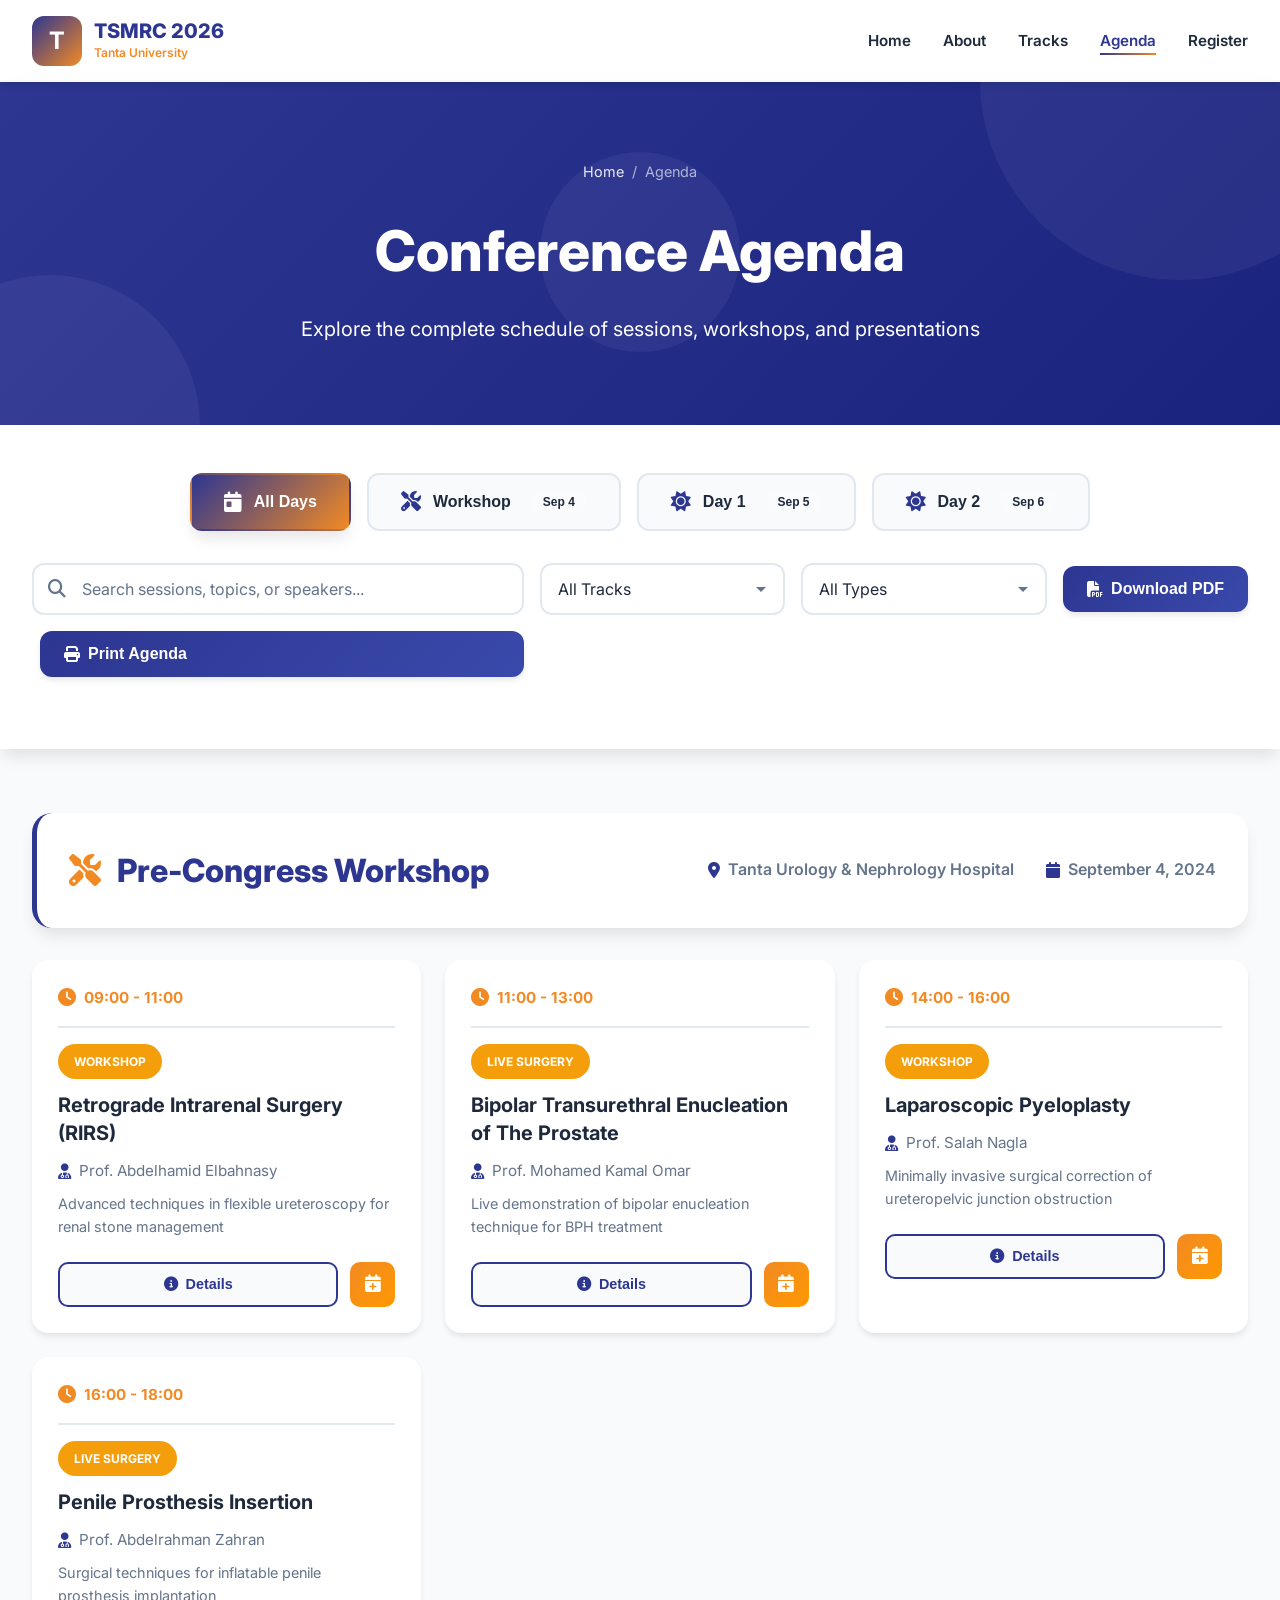
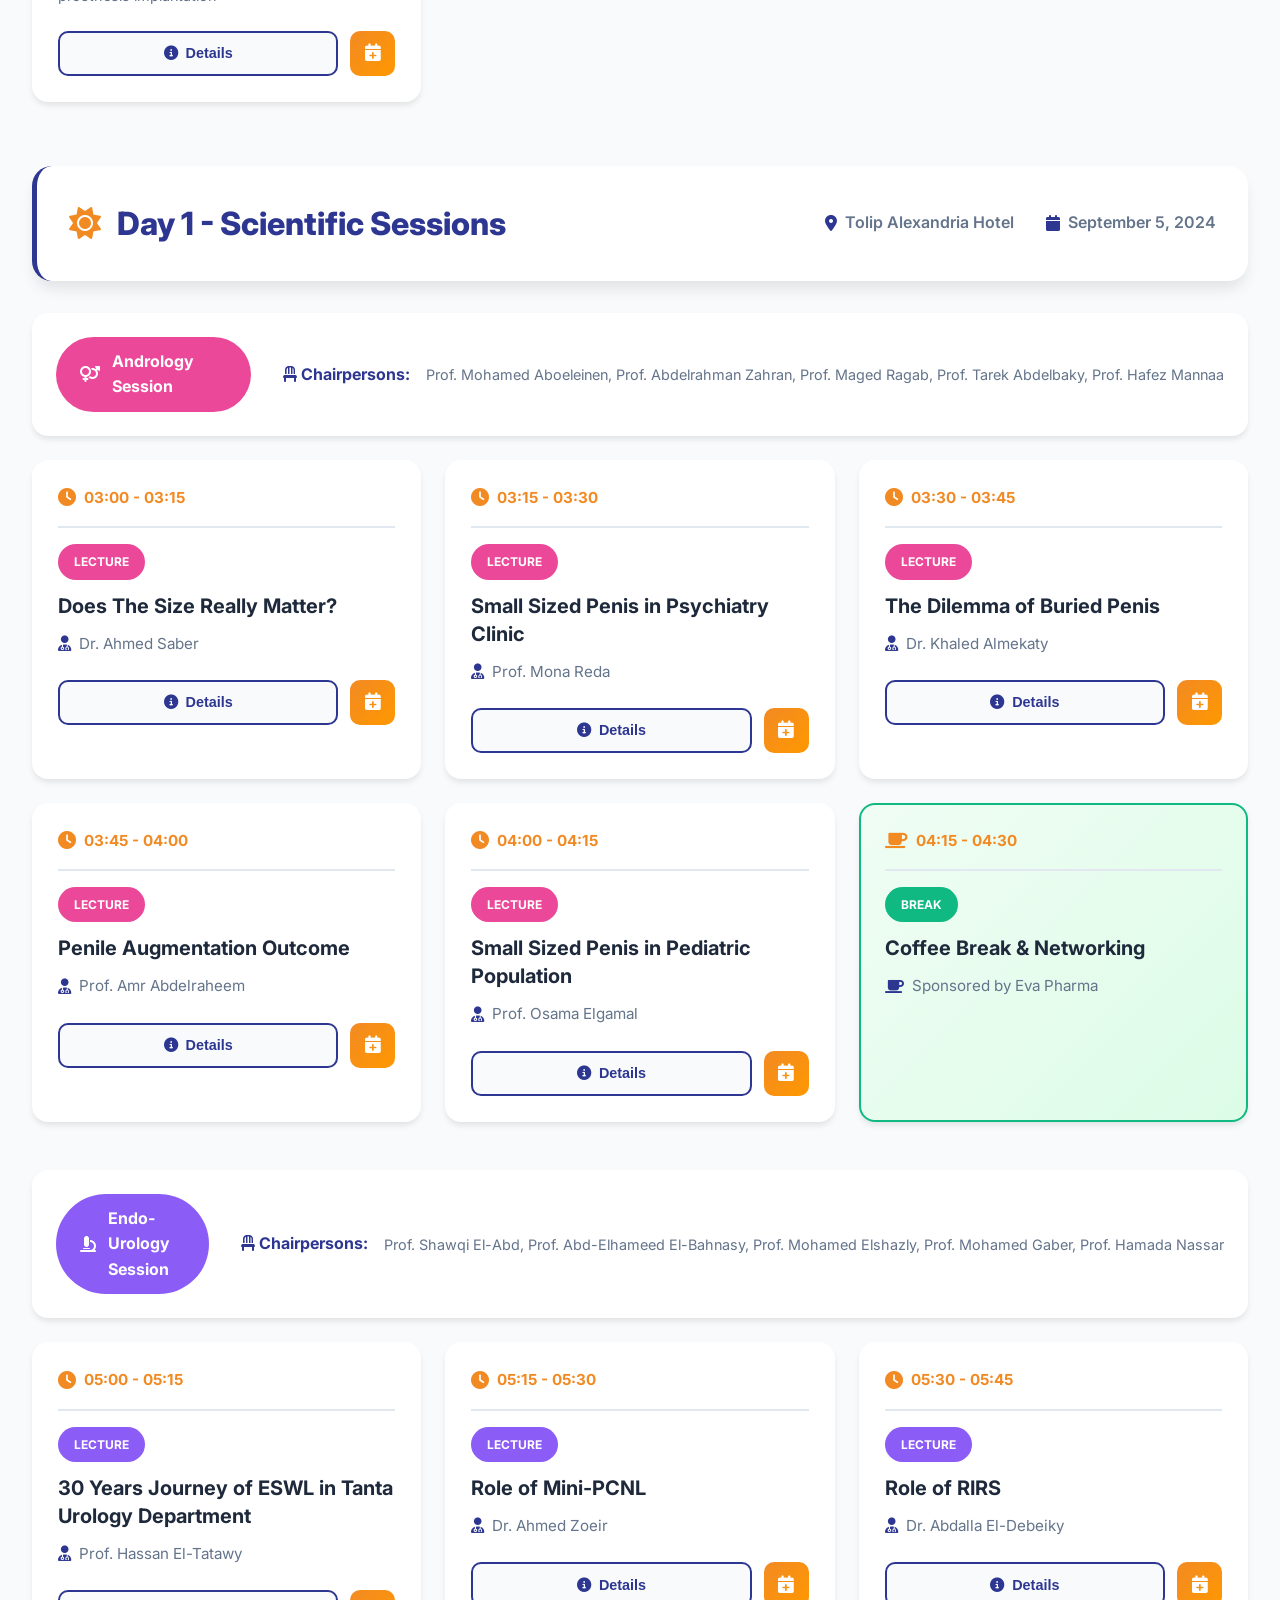
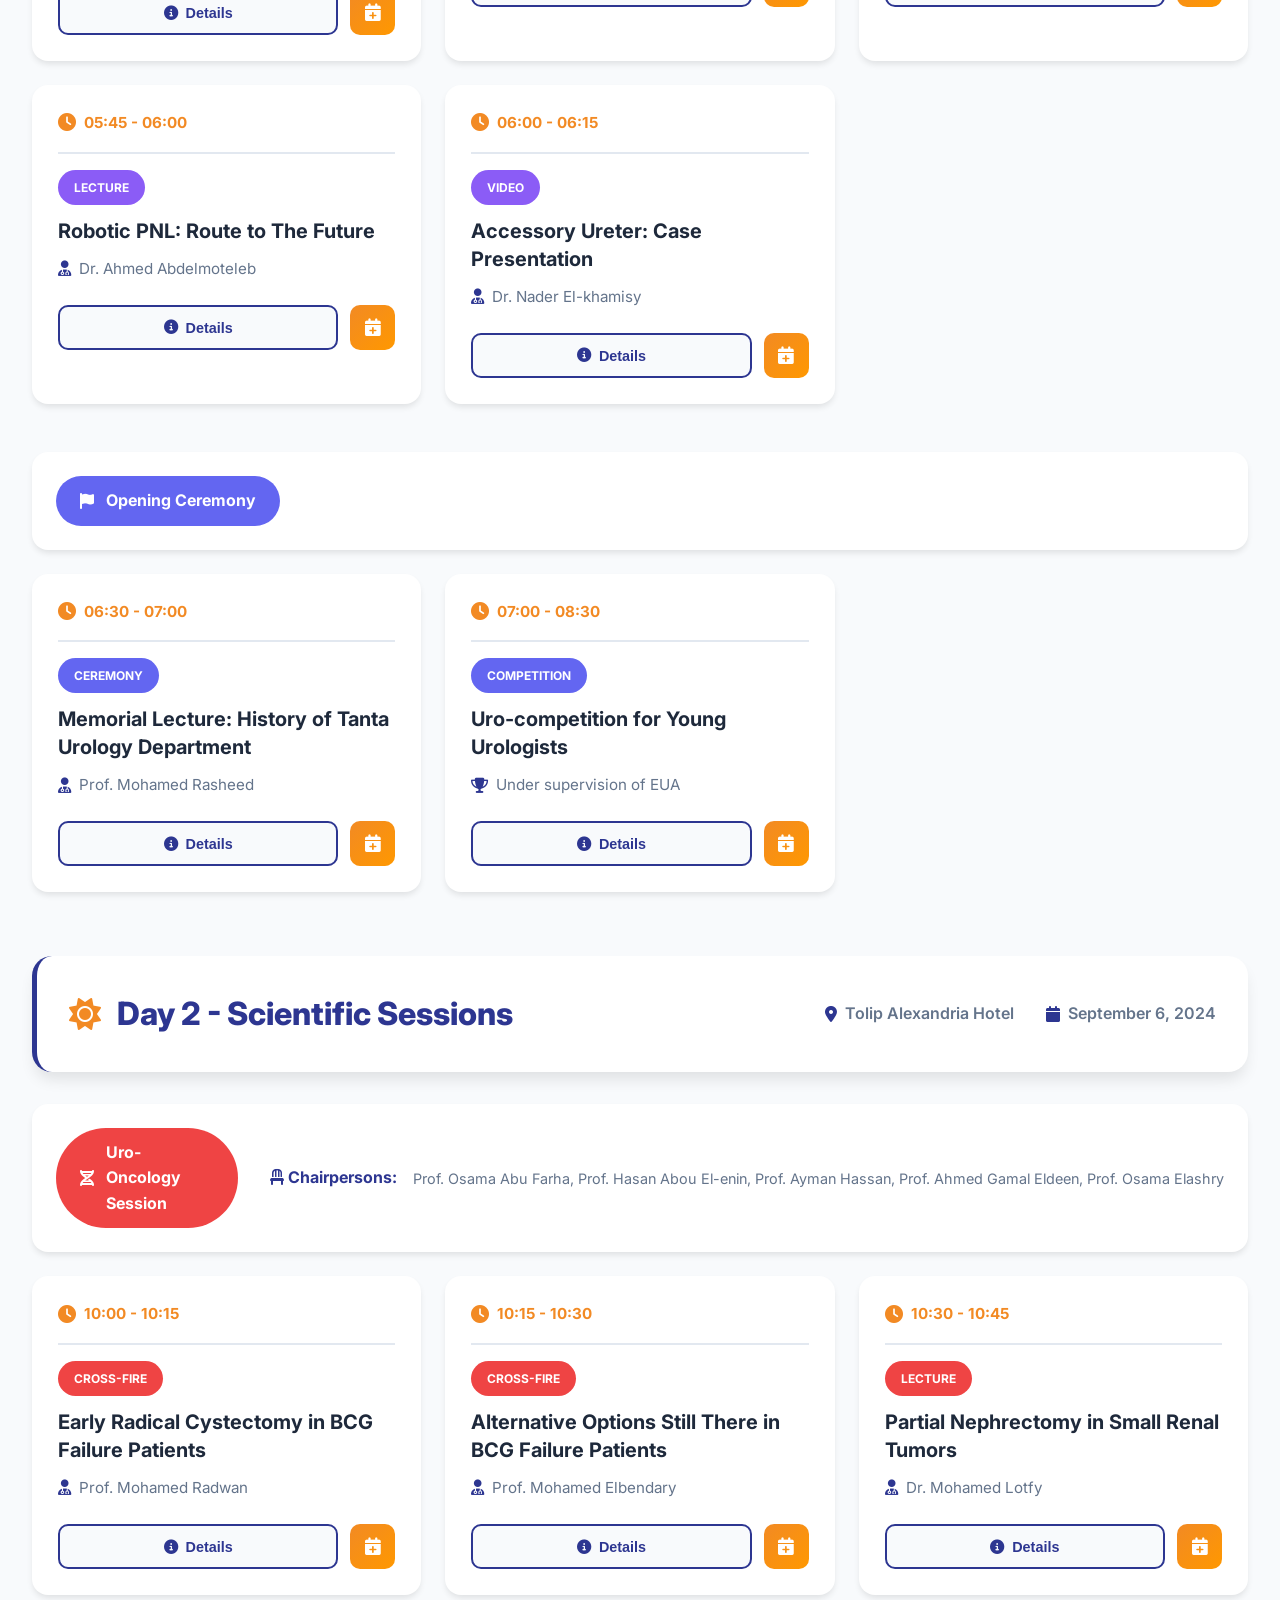
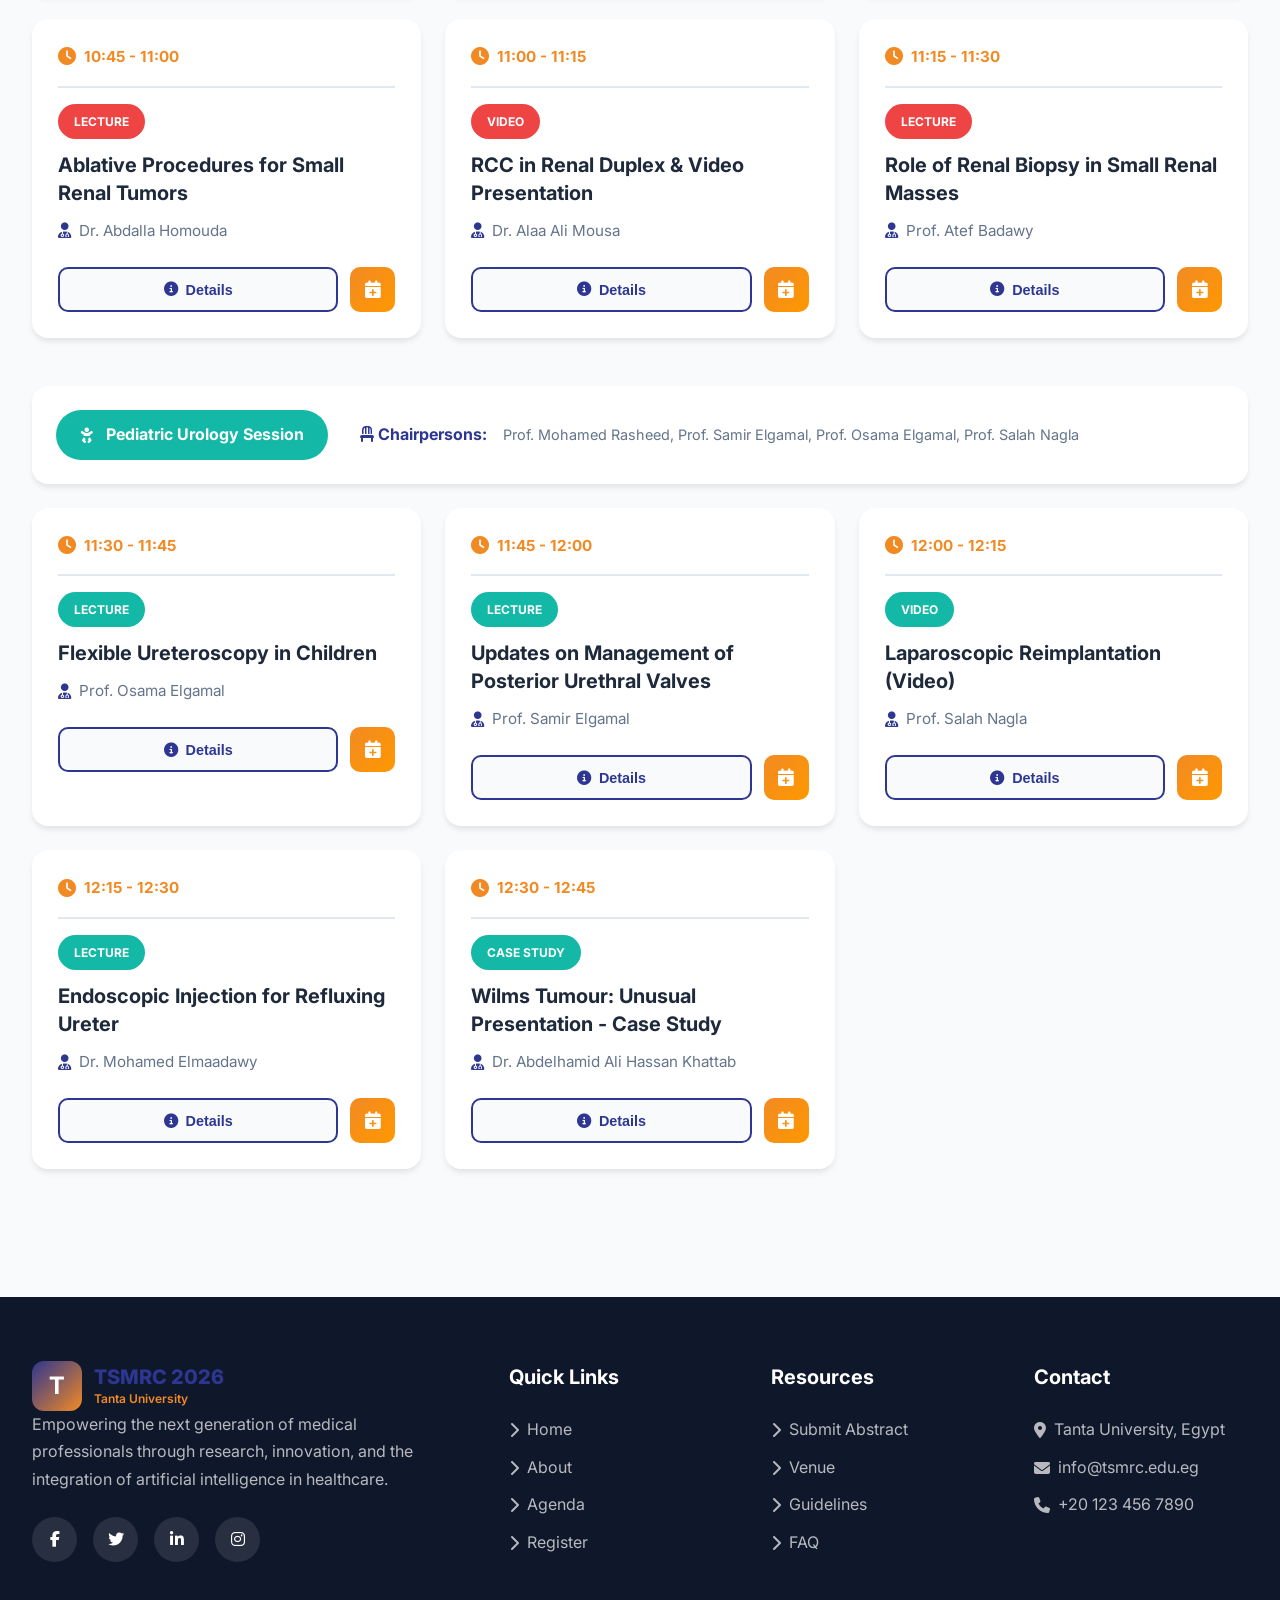
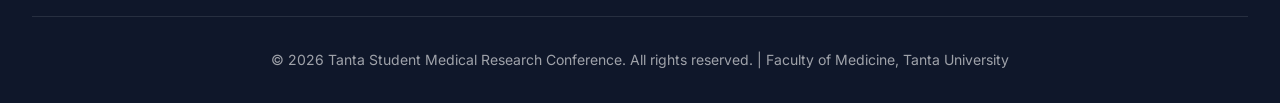
<file: agenda.html>
<!DOCTYPE html>
<html lang="en">
<head>
    <meta charset="UTF-8">
    <meta name="viewport" content="width=device-width, initial-scale=1.0">
    <title>Agenda | TSMRC 2026 - Tanta Student Medical Research Conference</title>
    <meta name="description" content="View the complete conference agenda, sessions, speakers, and workshop schedules for TSMRC 2026.">
    
    <!-- Fonts -->
    <link rel="preconnect" href="https://fonts.googleapis.com">
    <link rel="preconnect" href="https://fonts.gstatic.com" crossorigin>
    <link href="https://fonts.googleapis.com/css2?family=Inter:wght@300;400;500;600;700;800&family=Cairo:wght@400;600;700&display=swap" rel="stylesheet">
    
    <!-- Icons -->
    <link rel="stylesheet" href="https://cdnjs.cloudflare.com/ajax/libs/font-awesome/6.4.0/css/all.min.css">
    
    <!-- Custom CSS -->
    <link rel="stylesheet" href="css/agenda.css">
</head>
<body>
    <!-- Navigation -->
    <nav class="navbar" id="navbar">
        <div class="nav-container">
            <a href="index.html" class="logo">
                <div class="logo-icon">T</div>
                <div class="logo-text">
                    <span class="logo-title">TSMRC 2026</span>
                    <span class="logo-subtitle">Tanta University</span>
                </div>
            </a>
            
            <ul class="nav-links" id="navLinks">
                <li><a href="index.html">Home</a></li>
                <li><a href="index.html#about">About</a></li>
                <li><a href="index.html#tracks">Tracks</a></li>
                <li><a href="agenda.html" class="active">Agenda</a></li>
                <li><a href="register.html">Register</a></li>
            </ul>

            <button class="mobile-menu-btn" id="mobileMenuBtn">
                <i class="fas fa-bars"></i>
            </button>
        </div>
    </nav>

    <!-- Page Header -->
    <section class="page-header">
        <div class="page-header-content">
            <div class="breadcrumb">
                <a href="index.html">Home</a>
                <span>/</span>
                <span>Agenda</span>
            </div>
            <h1>Conference Agenda</h1>
            <p>Explore the complete schedule of sessions, workshops, and presentations</p>
        </div>
        <div class="header-shapes">
            <div class="shape shape-1"></div>
            <div class="shape shape-2"></div>
            <div class="shape shape-3"></div>
        </div>
    </section>

    <!-- Agenda Controls -->
    <section class="agenda-controls">
        <div class="container">
            <!-- Day Tabs -->
            <div class="day-tabs">
                <button class="day-tab active" data-day="all">
                    <i class="fas fa-calendar-day"></i>
                    <span>All Days</span>
                </button>
                <button class="day-tab" data-day="workshop">
                    <i class="fas fa-tools"></i>
                    <span>Workshop</span>
                    <span class="day-date">Sep 4</span>
                </button>
                <button class="day-tab" data-day="day1">
                    <i class="fas fa-sun"></i>
                    <span>Day 1</span>
                    <span class="day-date">Sep 5</span>
                </button>
                <button class="day-tab" data-day="day2">
                    <i class="fas fa-sun"></i>
                    <span>Day 2</span>
                    <span class="day-date">Sep 6</span>
                </button>
            </div>

            <!-- Filters & Search -->
            <div class="agenda-filters">
                <div class="search-box">
                    <i class="fas fa-search"></i>
                    <input type="text" id="searchInput" placeholder="Search sessions, topics, or speakers...">
                </div>
                
                <div class="filter-dropdowns">
                    <select id="trackFilter" class="filter-select">
                        <option value="all">All Tracks</option>
                        <option value="andrology">Andrology</option>
                        <option value="endo-urology">Endo-Urology</option>
                        <option value="oncology">Uro-Oncology</option>
                        <option value="pediatric">Pediatric Urology</option>
                        <option value="workshop">Workshop</option>
                        <option value="ceremony">Ceremony</option>
                    </select>

                    <select id="typeFilter" class="filter-select">
                        <option value="all">All Types</option>
                        <option value="lecture">Lecture</option>
                        <option value="workshop">Workshop</option>
                        <option value="live-surgery">Live Surgery</option>
                        <option value="video">Video Presentation</option>
                        <option value="panel">Panel Discussion</option>
                    </select>
                </div>

                <button class="btn-download-pdf" id="downloadPdfBtn">
                    <i class="fas fa-file-pdf"></i>
                    <span>Download PDF</span>
                </button>
            </div>

            <!-- Active Filters Display -->
            <div class="active-filters" id="activeFilters" style="display: none;">
                <span class="filter-label">Active Filters:</span>
                <div class="filter-tags" id="filterTags"></div>
                <button class="clear-filters" id="clearFilters">
                    <i class="fas fa-times"></i>
                    Clear All
                </button>
            </div>
        </div>
    </section>

    <!-- Agenda Content -->
    <section class="agenda-content">
        <div class="container">
            <!-- Workshop Day -->
            <div class="agenda-day" id="workshop" data-day="workshop">
                <div class="day-header">
                    <div class="day-title">
                        <i class="fas fa-tools"></i>
                        <h2>Pre-Congress Workshop</h2>
                    </div>
                    <div class="day-info">
                        <span class="day-location"><i class="fas fa-map-marker-alt"></i> Tanta Urology & Nephrology Hospital</span>
                        <span class="day-date-display"><i class="fas fa-calendar"></i> September 4, 2024</span>
                    </div>
                </div>

                <div class="sessions-grid">
                    <!-- Surgical Workshop -->
                    <div class="session-card" data-track="workshop" data-type="live-surgery">
                        <div class="session-time">
                            <i class="fas fa-clock"></i>
                            <span>09:00 - 11:00</span>
                        </div>
                        <div class="session-content">
                            <div class="session-badge workshop">Workshop</div>
                            <h3 class="session-title">Retrograde Intrarenal Surgery (RIRS)</h3>
                            <p class="session-presenter">
                                <i class="fas fa-user-md"></i>
                                Prof. Abdelhamid Elbahnasy
                            </p>
                            <p class="session-description">
                                Advanced techniques in flexible ureteroscopy for renal stone management
                            </p>
                        </div>
                        <div class="session-actions">
                            <button class="btn-session-detail" onclick="showSessionDetail(this)">
                                <i class="fas fa-info-circle"></i>
                                Details
                            </button>
                            <button class="btn-add-calendar">
                                <i class="fas fa-calendar-plus"></i>
                            </button>
                        </div>
                    </div>

                    <!-- Live Surgery -->
                    <div class="session-card" data-track="workshop" data-type="live-surgery">
                        <div class="session-time">
                            <i class="fas fa-clock"></i>
                            <span>11:00 - 13:00</span>
                        </div>
                        <div class="session-content">
                            <div class="session-badge workshop">Live Surgery</div>
                            <h3 class="session-title">Bipolar Transurethral Enucleation of The Prostate</h3>
                            <p class="session-presenter">
                                <i class="fas fa-user-md"></i>
                                Prof. Mohamed Kamal Omar
                            </p>
                            <p class="session-description">
                                Live demonstration of bipolar enucleation technique for BPH treatment
                            </p>
                        </div>
                        <div class="session-actions">
                            <button class="btn-session-detail" onclick="showSessionDetail(this)">
                                <i class="fas fa-info-circle"></i>
                                Details
                            </button>
                            <button class="btn-add-calendar">
                                <i class="fas fa-calendar-plus"></i>
                            </button>
                        </div>
                    </div>

                    <!-- Laparoscopic Workshop -->
                    <div class="session-card" data-track="workshop" data-type="workshop">
                        <div class="session-time">
                            <i class="fas fa-clock"></i>
                            <span>14:00 - 16:00</span>
                        </div>
                        <div class="session-content">
                            <div class="session-badge workshop">Workshop</div>
                            <h3 class="session-title">Laparoscopic Pyeloplasty</h3>
                            <p class="session-presenter">
                                <i class="fas fa-user-md"></i>
                                Prof. Salah Nagla
                            </p>
                            <p class="session-description">
                                Minimally invasive surgical correction of ureteropelvic junction obstruction
                            </p>
                        </div>
                        <div class="session-actions">
                            <button class="btn-session-detail" onclick="showSessionDetail(this)">
                                <i class="fas fa-info-circle"></i>
                                Details
                            </button>
                            <button class="btn-add-calendar">
                                <i class="fas fa-calendar-plus"></i>
                            </button>
                        </div>
                    </div>

                    <!-- Penile Prosthesis -->
                    <div class="session-card" data-track="workshop" data-type="live-surgery">
                        <div class="session-time">
                            <i class="fas fa-clock"></i>
                            <span>16:00 - 18:00</span>
                        </div>
                        <div class="session-content">
                            <div class="session-badge workshop">Live Surgery</div>
                            <h3 class="session-title">Penile Prosthesis Insertion</h3>
                            <p class="session-presenter">
                                <i class="fas fa-user-md"></i>
                                Prof. Abdelrahman Zahran
                            </p>
                            <p class="session-description">
                                Surgical techniques for inflatable penile prosthesis implantation
                            </p>
                        </div>
                        <div class="session-actions">
                            <button class="btn-session-detail" onclick="showSessionDetail(this)">
                                <i class="fas fa-info-circle"></i>
                                Details
                            </button>
                            <button class="btn-add-calendar">
                                <i class="fas fa-calendar-plus"></i>
                            </button>
                        </div>
                    </div>
                </div>
            </div>

            <!-- Day 1 -->
            <div class="agenda-day" id="day1" data-day="day1">
                <div class="day-header">
                    <div class="day-title">
                        <i class="fas fa-sun"></i>
                        <h2>Day 1 - Scientific Sessions</h2>
                    </div>
                    <div class="day-info">
                        <span class="day-location"><i class="fas fa-map-marker-alt"></i> Tolip Alexandria Hotel</span>
                        <span class="day-date-display"><i class="fas fa-calendar"></i> September 5, 2024</span>
                    </div>
                </div>

                <!-- Andrology Session -->
                <div class="session-track" data-track="andrology">
                    <div class="track-header">
                        <div class="track-badge andrology">
                            <i class="fas fa-venus-mars"></i>
                            Andrology Session
                        </div>
                        <div class="track-chairs">
                            <span class="chairs-label"><i class="fas fa-chair"></i> Chairpersons:</span>
                            <span class="chairs-names">Prof. Mohamed Aboeleinen, Prof. Abdelrahman Zahran, Prof. Maged Ragab, Prof. Tarek Abdelbaky, Prof. Hafez Mannaa</span>
                        </div>
                    </div>

                    <div class="sessions-grid">
                        <div class="session-card" data-track="andrology" data-type="lecture">
                            <div class="session-time">
                                <i class="fas fa-clock"></i>
                                <span>03:00 - 03:15</span>
                            </div>
                            <div class="session-content">
                                <div class="session-badge andrology">Lecture</div>
                                <h3 class="session-title">Does The Size Really Matter?</h3>
                                <p class="session-presenter">
                                    <i class="fas fa-user-md"></i>
                                    Dr. Ahmed Saber
                                </p>
                            </div>
                            <div class="session-actions">
                                <button class="btn-session-detail" onclick="showSessionDetail(this)">
                                    <i class="fas fa-info-circle"></i>
                                    Details
                                </button>
                                <button class="btn-add-calendar">
                                    <i class="fas fa-calendar-plus"></i>
                                </button>
                            </div>
                        </div>

                        <div class="session-card" data-track="andrology" data-type="lecture">
                            <div class="session-time">
                                <i class="fas fa-clock"></i>
                                <span>03:15 - 03:30</span>
                            </div>
                            <div class="session-content">
                                <div class="session-badge andrology">Lecture</div>
                                <h3 class="session-title">Small Sized Penis in Psychiatry Clinic</h3>
                                <p class="session-presenter">
                                    <i class="fas fa-user-md"></i>
                                    Prof. Mona Reda
                                </p>
                            </div>
                            <div class="session-actions">
                                <button class="btn-session-detail" onclick="showSessionDetail(this)">
                                    <i class="fas fa-info-circle"></i>
                                    Details
                                </button>
                                <button class="btn-add-calendar">
                                    <i class="fas fa-calendar-plus"></i>
                                </button>
                            </div>
                        </div>

                        <div class="session-card" data-track="andrology" data-type="lecture">
                            <div class="session-time">
                                <i class="fas fa-clock"></i>
                                <span>03:30 - 03:45</span>
                            </div>
                            <div class="session-content">
                                <div class="session-badge andrology">Lecture</div>
                                <h3 class="session-title">The Dilemma of Buried Penis</h3>
                                <p class="session-presenter">
                                    <i class="fas fa-user-md"></i>
                                    Dr. Khaled Almekaty
                                </p>
                            </div>
                            <div class="session-actions">
                                <button class="btn-session-detail" onclick="showSessionDetail(this)">
                                    <i class="fas fa-info-circle"></i>
                                    Details
                                </button>
                                <button class="btn-add-calendar">
                                    <i class="fas fa-calendar-plus"></i>
                                </button>
                            </div>
                        </div>

                        <div class="session-card" data-track="andrology" data-type="lecture">
                            <div class="session-time">
                                <i class="fas fa-clock"></i>
                                <span>03:45 - 04:00</span>
                            </div>
                            <div class="session-content">
                                <div class="session-badge andrology">Lecture</div>
                                <h3 class="session-title">Penile Augmentation Outcome</h3>
                                <p class="session-presenter">
                                    <i class="fas fa-user-md"></i>
                                    Prof. Amr Abdelraheem
                                </p>
                            </div>
                            <div class="session-actions">
                                <button class="btn-session-detail" onclick="showSessionDetail(this)">
                                    <i class="fas fa-info-circle"></i>
                                    Details
                                </button>
                                <button class="btn-add-calendar">
                                    <i class="fas fa-calendar-plus"></i>
                                </button>
                            </div>
                        </div>

                        <div class="session-card" data-track="andrology" data-type="lecture">
                            <div class="session-time">
                                <i class="fas fa-clock"></i>
                                <span>04:00 - 04:15</span>
                            </div>
                            <div class="session-content">
                                <div class="session-badge andrology">Lecture</div>
                                <h3 class="session-title">Small Sized Penis in Pediatric Population</h3>
                                <p class="session-presenter">
                                    <i class="fas fa-user-md"></i>
                                    Prof. Osama Elgamal
                                </p>
                            </div>
                            <div class="session-actions">
                                <button class="btn-session-detail" onclick="showSessionDetail(this)">
                                    <i class="fas fa-info-circle"></i>
                                    Details
                                </button>
                                <button class="btn-add-calendar">
                                    <i class="fas fa-calendar-plus"></i>
                                </button>
                            </div>
                        </div>

                        <div class="session-card session-break" data-track="andrology">
                            <div class="session-time">
                                <i class="fas fa-coffee"></i>
                                <span>04:15 - 04:30</span>
                            </div>
                            <div class="session-content">
                                <div class="session-badge break">Break</div>
                                <h3 class="session-title">Coffee Break & Networking</h3>
                                <p class="session-presenter">
                                    <i class="fas fa-coffee"></i>
                                    Sponsored by Eva Pharma
                                </p>
                            </div>
                        </div>
                    </div>
                </div>

                <!-- Endo-Urology Session -->
                <div class="session-track" data-track="endo-urology">
                    <div class="track-header">
                        <div class="track-badge endo-urology">
                            <i class="fas fa-microscope"></i>
                            Endo-Urology Session
                        </div>
                        <div class="track-chairs">
                            <span class="chairs-label"><i class="fas fa-chair"></i> Chairpersons:</span>
                            <span class="chairs-names">Prof. Shawqi El-Abd, Prof. Abd-Elhameed El-Bahnasy, Prof. Mohamed Elshazly, Prof. Mohamed Gaber, Prof. Hamada Nassar</span>
                        </div>
                    </div>

                    <div class="sessions-grid">
                        <div class="session-card" data-track="endo-urology" data-type="lecture">
                            <div class="session-time">
                                <i class="fas fa-clock"></i>
                                <span>05:00 - 05:15</span>
                            </div>
                            <div class="session-content">
                                <div class="session-badge endo-urology">Lecture</div>
                                <h3 class="session-title">30 Years Journey of ESWL in Tanta Urology Department</h3>
                                <p class="session-presenter">
                                    <i class="fas fa-user-md"></i>
                                    Prof. Hassan El-Tatawy
                                </p>
                            </div>
                            <div class="session-actions">
                                <button class="btn-session-detail" onclick="showSessionDetail(this)">
                                    <i class="fas fa-info-circle"></i>
                                    Details
                                </button>
                                <button class="btn-add-calendar">
                                    <i class="fas fa-calendar-plus"></i>
                                </button>
                            </div>
                        </div>

                        <div class="session-card" data-track="endo-urology" data-type="lecture">
                            <div class="session-time">
                                <i class="fas fa-clock"></i>
                                <span>05:15 - 05:30</span>
                            </div>
                            <div class="session-content">
                                <div class="session-badge endo-urology">Lecture</div>
                                <h3 class="session-title">Role of Mini-PCNL</h3>
                                <p class="session-presenter">
                                    <i class="fas fa-user-md"></i>
                                    Dr. Ahmed Zoeir
                                </p>
                            </div>
                            <div class="session-actions">
                                <button class="btn-session-detail" onclick="showSessionDetail(this)">
                                    <i class="fas fa-info-circle"></i>
                                    Details
                                </button>
                                <button class="btn-add-calendar">
                                    <i class="fas fa-calendar-plus"></i>
                                </button>
                            </div>
                        </div>

                        <div class="session-card" data-track="endo-urology" data-type="lecture">
                            <div class="session-time">
                                <i class="fas fa-clock"></i>
                                <span>05:30 - 05:45</span>
                            </div>
                            <div class="session-content">
                                <div class="session-badge endo-urology">Lecture</div>
                                <h3 class="session-title">Role of RIRS</h3>
                                <p class="session-presenter">
                                    <i class="fas fa-user-md"></i>
                                    Dr. Abdalla El-Debeiky
                                </p>
                            </div>
                            <div class="session-actions">
                                <button class="btn-session-detail" onclick="showSessionDetail(this)">
                                    <i class="fas fa-info-circle"></i>
                                    Details
                                </button>
                                <button class="btn-add-calendar">
                                    <i class="fas fa-calendar-plus"></i>
                                </button>
                            </div>
                        </div>

                        <div class="session-card" data-track="endo-urology" data-type="lecture">
                            <div class="session-time">
                                <i class="fas fa-clock"></i>
                                <span>05:45 - 06:00</span>
                            </div>
                            <div class="session-content">
                                <div class="session-badge endo-urology">Lecture</div>
                                <h3 class="session-title">Robotic PNL: Route to The Future</h3>
                                <p class="session-presenter">
                                    <i class="fas fa-user-md"></i>
                                    Dr. Ahmed Abdelmoteleb
                                </p>
                            </div>
                            <div class="session-actions">
                                <button class="btn-session-detail" onclick="showSessionDetail(this)">
                                    <i class="fas fa-info-circle"></i>
                                    Details
                                </button>
                                <button class="btn-add-calendar">
                                    <i class="fas fa-calendar-plus"></i>
                                </button>
                            </div>
                        </div>

                        <div class="session-card" data-track="endo-urology" data-type="video">
                            <div class="session-time">
                                <i class="fas fa-clock"></i>
                                <span>06:00 - 06:15</span>
                            </div>
                            <div class="session-content">
                                <div class="session-badge endo-urology">Video</div>
                                <h3 class="session-title">Accessory Ureter: Case Presentation</h3>
                                <p class="session-presenter">
                                    <i class="fas fa-user-md"></i>
                                    Dr. Nader El-khamisy
                                </p>
                            </div>
                            <div class="session-actions">
                                <button class="btn-session-detail" onclick="showSessionDetail(this)">
                                    <i class="fas fa-info-circle"></i>
                                    Details
                                </button>
                                <button class="btn-add-calendar">
                                    <i class="fas fa-calendar-plus"></i>
                                </button>
                            </div>
                        </div>
                    </div>
                </div>

                <!-- Opening Ceremony -->
                <div class="session-track" data-track="ceremony">
                    <div class="track-header">
                        <div class="track-badge ceremony">
                            <i class="fas fa-flag"></i>
                            Opening Ceremony
                        </div>
                    </div>

                    <div class="sessions-grid">
                        <div class="session-card" data-track="ceremony" data-type="panel">
                            <div class="session-time">
                                <i class="fas fa-clock"></i>
                                <span>06:30 - 07:00</span>
                            </div>
                            <div class="session-content">
                                <div class="session-badge ceremony">Ceremony</div>
                                <h3 class="session-title">Memorial Lecture: History of Tanta Urology Department</h3>
                                <p class="session-presenter">
                                    <i class="fas fa-user-md"></i>
                                    Prof. Mohamed Rasheed
                                </p>
                            </div>
                            <div class="session-actions">
                                <button class="btn-session-detail" onclick="showSessionDetail(this)">
                                    <i class="fas fa-info-circle"></i>
                                    Details
                                </button>
                                <button class="btn-add-calendar">
                                    <i class="fas fa-calendar-plus"></i>
                                </button>
                            </div>
                        </div>

                        <div class="session-card" data-track="ceremony" data-type="panel">
                            <div class="session-time">
                                <i class="fas fa-clock"></i>
                                <span>07:00 - 08:30</span>
                            </div>
                            <div class="session-content">
                                <div class="session-badge ceremony">Competition</div>
                                <h3 class="session-title">Uro-competition for Young Urologists</h3>
                                <p class="session-presenter">
                                    <i class="fas fa-trophy"></i>
                                    Under supervision of EUA
                                </p>
                            </div>
                            <div class="session-actions">
                                <button class="btn-session-detail" onclick="showSessionDetail(this)">
                                    <i class="fas fa-info-circle"></i>
                                    Details
                                </button>
                                <button class="btn-add-calendar">
                                    <i class="fas fa-calendar-plus"></i>
                                </button>
                            </div>
                        </div>
                    </div>
                </div>
            </div>

            <!-- Day 2 -->
            <div class="agenda-day" id="day2" data-day="day2">
                <div class="day-header">
                    <div class="day-title">
                        <i class="fas fa-sun"></i>
                        <h2>Day 2 - Scientific Sessions</h2>
                    </div>
                    <div class="day-info">
                        <span class="day-location"><i class="fas fa-map-marker-alt"></i> Tolip Alexandria Hotel</span>
                        <span class="day-date-display"><i class="fas fa-calendar"></i> September 6, 2024</span>
                    </div>
                </div>

                <!-- Uro-Oncology Session -->
                <div class="session-track" data-track="oncology">
                    <div class="track-header">
                        <div class="track-badge oncology">
                            <i class="fas fa-dna"></i>
                            Uro-Oncology Session
                        </div>
                        <div class="track-chairs">
                            <span class="chairs-label"><i class="fas fa-chair"></i> Chairpersons:</span>
                            <span class="chairs-names">Prof. Osama Abu Farha, Prof. Hasan Abou El-enin, Prof. Ayman Hassan, Prof. Ahmed Gamal Eldeen, Prof. Osama Elashry</span>
                        </div>
                    </div>

                    <div class="sessions-grid">
                        <div class="session-card" data-track="oncology" data-type="panel">
                            <div class="session-time">
                                <i class="fas fa-clock"></i>
                                <span>10:00 - 10:15</span>
                            </div>
                            <div class="session-content">
                                <div class="session-badge oncology">Cross-Fire</div>
                                <h3 class="session-title">Early Radical Cystectomy in BCG Failure Patients</h3>
                                <p class="session-presenter">
                                    <i class="fas fa-user-md"></i>
                                    Prof. Mohamed Radwan
                                </p>
                            </div>
                            <div class="session-actions">
                                <button class="btn-session-detail" onclick="showSessionDetail(this)">
                                    <i class="fas fa-info-circle"></i>
                                    Details
                                </button>
                                <button class="btn-add-calendar">
                                    <i class="fas fa-calendar-plus"></i>
                                </button>
                            </div>
                        </div>

                        <div class="session-card" data-track="oncology" data-type="panel">
                            <div class="session-time">
                                <i class="fas fa-clock"></i>
                                <span>10:15 - 10:30</span>
                            </div>
                            <div class="session-content">
                                <div class="session-badge oncology">Cross-Fire</div>
                                <h3 class="session-title">Alternative Options Still There in BCG Failure Patients</h3>
                                <p class="session-presenter">
                                    <i class="fas fa-user-md"></i>
                                    Prof. Mohamed Elbendary
                                </p>
                            </div>
                            <div class="session-actions">
                                <button class="btn-session-detail" onclick="showSessionDetail(this)">
                                    <i class="fas fa-info-circle"></i>
                                    Details
                                </button>
                                <button class="btn-add-calendar">
                                    <i class="fas fa-calendar-plus"></i>
                                </button>
                            </div>
                        </div>

                        <div class="session-card" data-track="oncology" data-type="lecture">
                            <div class="session-time">
                                <i class="fas fa-clock"></i>
                                <span>10:30 - 10:45</span>
                            </div>
                            <div class="session-content">
                                <div class="session-badge oncology">Lecture</div>
                                <h3 class="session-title">Partial Nephrectomy in Small Renal Tumors</h3>
                                <p class="session-presenter">
                                    <i class="fas fa-user-md"></i>
                                    Dr. Mohamed Lotfy
                                </p>
                            </div>
                            <div class="session-actions">
                                <button class="btn-session-detail" onclick="showSessionDetail(this)">
                                    <i class="fas fa-info-circle"></i>
                                    Details
                                </button>
                                <button class="btn-add-calendar">
                                    <i class="fas fa-calendar-plus"></i>
                                </button>
                            </div>
                        </div>

                        <div class="session-card" data-track="oncology" data-type="lecture">
                            <div class="session-time">
                                <i class="fas fa-clock"></i>
                                <span>10:45 - 11:00</span>
                            </div>
                            <div class="session-content">
                                <div class="session-badge oncology">Lecture</div>
                                <h3 class="session-title">Ablative Procedures for Small Renal Tumors</h3>
                                <p class="session-presenter">
                                    <i class="fas fa-user-md"></i>
                                    Dr. Abdalla Homouda
                                </p>
                            </div>
                            <div class="session-actions">
                                <button class="btn-session-detail" onclick="showSessionDetail(this)">
                                    <i class="fas fa-info-circle"></i>
                                    Details
                                </button>
                                <button class="btn-add-calendar">
                                    <i class="fas fa-calendar-plus"></i>
                                </button>
                            </div>
                        </div>

                        <div class="session-card" data-track="oncology" data-type="video">
                            <div class="session-time">
                                <i class="fas fa-clock"></i>
                                <span>11:00 - 11:15</span>
                            </div>
                            <div class="session-content">
                                <div class="session-badge oncology">Video</div>
                                <h3 class="session-title">RCC in Renal Duplex & Video Presentation</h3>
                                <p class="session-presenter">
                                    <i class="fas fa-user-md"></i>
                                    Dr. Alaa Ali Mousa
                                </p>
                            </div>
                            <div class="session-actions">
                                <button class="btn-session-detail" onclick="showSessionDetail(this)">
                                    <i class="fas fa-info-circle"></i>
                                    Details
                                </button>
                                <button class="btn-add-calendar">
                                    <i class="fas fa-calendar-plus"></i>
                                </button>
                            </div>
                        </div>

                        <div class="session-card" data-track="oncology" data-type="lecture">
                            <div class="session-time">
                                <i class="fas fa-clock"></i>
                                <span>11:15 - 11:30</span>
                            </div>
                            <div class="session-content">
                                <div class="session-badge oncology">Lecture</div>
                                <h3 class="session-title">Role of Renal Biopsy in Small Renal Masses</h3>
                                <p class="session-presenter">
                                    <i class="fas fa-user-md"></i>
                                    Prof. Atef Badawy
                                </p>
                            </div>
                            <div class="session-actions">
                                <button class="btn-session-detail" onclick="showSessionDetail(this)">
                                    <i class="fas fa-info-circle"></i>
                                    Details
                                </button>
                                <button class="btn-add-calendar">
                                    <i class="fas fa-calendar-plus"></i>
                                </button>
                            </div>
                        </div>
                    </div>
                </div>

                <!-- Pediatric Urology Session -->
                <div class="session-track" data-track="pediatric">
                    <div class="track-header">
                        <div class="track-badge pediatric">
                            <i class="fas fa-baby"></i>
                            Pediatric Urology Session
                        </div>
                        <div class="track-chairs">
                            <span class="chairs-label"><i class="fas fa-chair"></i> Chairpersons:</span>
                            <span class="chairs-names">Prof. Mohamed Rasheed, Prof. Samir Elgamal, Prof. Osama Elgamal, Prof. Salah Nagla</span>
                        </div>
                    </div>

                    <div class="sessions-grid">
                        <div class="session-card" data-track="pediatric" data-type="lecture">
                            <div class="session-time">
                                <i class="fas fa-clock"></i>
                                <span>11:30 - 11:45</span>
                            </div>
                            <div class="session-content">
                                <div class="session-badge pediatric">Lecture</div>
                                <h3 class="session-title">Flexible Ureteroscopy in Children</h3>
                                <p class="session-presenter">
                                    <i class="fas fa-user-md"></i>
                                    Prof. Osama Elgamal
                                </p>
                            </div>
                            <div class="session-actions">
                                <button class="btn-session-detail" onclick="showSessionDetail(this)">
                                    <i class="fas fa-info-circle"></i>
                                    Details
                                </button>
                                <button class="btn-add-calendar">
                                    <i class="fas fa-calendar-plus"></i>
                                </button>
                            </div>
                        </div>

                        <div class="session-card" data-track="pediatric" data-type="lecture">
                            <div class="session-time">
                                <i class="fas fa-clock"></i>
                                <span>11:45 - 12:00</span>
                            </div>
                            <div class="session-content">
                                <div class="session-badge pediatric">Lecture</div>
                                <h3 class="session-title">Updates on Management of Posterior Urethral Valves</h3>
                                <p class="session-presenter">
                                    <i class="fas fa-user-md"></i>
                                    Prof. Samir Elgamal
                                </p>
                            </div>
                            <div class="session-actions">
                                <button class="btn-session-detail" onclick="showSessionDetail(this)">
                                    <i class="fas fa-info-circle"></i>
                                    Details
                                </button>
                                <button class="btn-add-calendar">
                                    <i class="fas fa-calendar-plus"></i>
                                </button>
                            </div>
                        </div>

                        <div class="session-card" data-track="pediatric" data-type="video">
                            <div class="session-time">
                                <i class="fas fa-clock"></i>
                                <span>12:00 - 12:15</span>
                            </div>
                            <div class="session-content">
                                <div class="session-badge pediatric">Video</div>
                                <h3 class="session-title">Laparoscopic Reimplantation (Video)</h3>
                                <p class="session-presenter">
                                    <i class="fas fa-user-md"></i>
                                    Prof. Salah Nagla
                                </p>
                            </div>
                            <div class="session-actions">
                                <button class="btn-session-detail" onclick="showSessionDetail(this)">
                                    <i class="fas fa-info-circle"></i>
                                    Details
                                </button>
                                <button class="btn-add-calendar">
                                    <i class="fas fa-calendar-plus"></i>
                                </button>
                            </div>
                        </div>

                        <div class="session-card" data-track="pediatric" data-type="lecture">
                            <div class="session-time">
                                <i class="fas fa-clock"></i>
                                <span>12:15 - 12:30</span>
                            </div>
                            <div class="session-content">
                                <div class="session-badge pediatric">Lecture</div>
                                <h3 class="session-title">Endoscopic Injection for Refluxing Ureter</h3>
                                <p class="session-presenter">
                                    <i class="fas fa-user-md"></i>
                                    Dr. Mohamed Elmaadawy
                                </p>
                            </div>
                            <div class="session-actions">
                                <button class="btn-session-detail" onclick="showSessionDetail(this)">
                                    <i class="fas fa-info-circle"></i>
                                    Details
                                </button>
                                <button class="btn-add-calendar">
                                    <i class="fas fa-calendar-plus"></i>
                                </button>
                            </div>
                        </div>

                        <div class="session-card" data-track="pediatric" data-type="lecture">
                            <div class="session-time">
                                <i class="fas fa-clock"></i>
                                <span>12:30 - 12:45</span>
                            </div>
                            <div class="session-content">
                                <div class="session-badge pediatric">Case Study</div>
                                <h3 class="session-title">Wilms Tumour: Unusual Presentation - Case Study</h3>
                                <p class="session-presenter">
                                    <i class="fas fa-user-md"></i>
                                    Dr. Abdelhamid Ali Hassan Khattab
                                </p>
                            </div>
                            <div class="session-actions">
                                <button class="btn-session-detail" onclick="showSessionDetail(this)">
                                    <i class="fas fa-info-circle"></i>
                                    Details
                                </button>
                                <button class="btn-add-calendar">
                                    <i class="fas fa-calendar-plus"></i>
                                </button>
                            </div>
                        </div>
                    </div>
                </div>
            </div>

            <!-- No Results Message -->
            <div class="no-results" id="noResults" style="display: none;">
                <i class="fas fa-search"></i>
                <h3>No Sessions Found</h3>
                <p>Try adjusting your search or filter criteria</p>
                <button class="btn-clear-search" id="clearSearch">
                    <i class="fas fa-times"></i>
                    Clear Search
                </button>
            </div>
        </div>
    </section>

    <!-- Session Detail Modal -->
    <div class="modal-overlay" id="sessionModal">
        <div class="modal-content">
            <button class="modal-close" id="modalClose">
                <i class="fas fa-times"></i>
            </button>
            <div class="modal-header">
                <div class="modal-badge" id="modalBadge">Lecture</div>
                <h2 id="modalTitle">Session Title</h2>
            </div>
            <div class="modal-body">
                <div class="modal-info-grid">
                    <div class="modal-info-item">
                        <i class="fas fa-clock"></i>
                        <span id="modalTime">00:00 - 00:00</span>
                    </div>
                    <div class="modal-info-item">
                        <i class="fas fa-calendar"></i>
                        <span id="modalDate">September X, 2024</span>
                    </div>
                    <div class="modal-info-item">
                        <i class="fas fa-map-marker-alt"></i>
                        <span id="modalLocation">Venue Location</span>
                    </div>
                    <div class="modal-info-item">
                        <i class="fas fa-user-md"></i>
                        <span id="modalPresenter">Presenter Name</span>
                    </div>
                </div>
                <div class="modal-description">
                    <h4>Session Description</h4>
                    <p id="modalDescription">Detailed description of the session content and learning objectives.</p>
                </div>
                <div class="modal-actions">
                    <button class="btn-add-calendar-modal">
                        <i class="fas fa-calendar-plus"></i>
                        Add to Calendar
                    </button>
                    <button class="btn-share-session">
                        <i class="fas fa-share-alt"></i>
                        Share Session
                    </button>
                </div>
            </div>
        </div>
    </div>

    <!-- Footer -->
    <footer class="footer">
        <div class="footer-grid">
            <div class="footer-brand">
                <a href="index.html" class="logo">
                    <div class="logo-icon">T</div>
                    <div class="logo-text">
                        <span class="logo-title">TSMRC 2026</span>
                        <span class="logo-subtitle">Tanta University</span>
                    </div>
                </a>
                <p>
                    Empowering the next generation of medical professionals through 
                    research, innovation, and the integration of artificial intelligence in healthcare.
                </p>
                <div class="footer-social">
                    <a href="#"><i class="fab fa-facebook-f"></i></a>
                    <a href="#"><i class="fab fa-twitter"></i></a>
                    <a href="#"><i class="fab fa-linkedin-in"></i></a>
                    <a href="#"><i class="fab fa-instagram"></i></a>
                </div>
            </div>

            <div class="footer-col">
                <h4 class="footer-title">Quick Links</h4>
                <ul class="footer-links">
                    <li><a href="index.html"><i class="fas fa-chevron-right"></i> Home</a></li>
                    <li><a href="index.html#about"><i class="fas fa-chevron-right"></i> About</a></li>
                    <li><a href="agenda.html"><i class="fas fa-chevron-right"></i> Agenda</a></li>
                    <li><a href="register.html"><i class="fas fa-chevron-right"></i> Register</a></li>
                </ul>
            </div>

            <div class="footer-col">
                <h4 class="footer-title">Resources</h4>
                <ul class="footer-links">
                    <li><a href="register.html#abstract"><i class="fas fa-chevron-right"></i> Submit Abstract</a></li>
                    <li><a href="venue.html"><i class="fas fa-chevron-right"></i> Venue</a></li>
                    <li><a href="#"><i class="fas fa-chevron-right"></i> Guidelines</a></li>
                    <li><a href="#"><i class="fas fa-chevron-right"></i> FAQ</a></li>
                </ul>
            </div>

            <div class="footer-col">
                <h4 class="footer-title">Contact</h4>
                <ul class="footer-links">
                    <li>
                        <a href="#">
                            <i class="fas fa-map-marker-alt"></i>
                            Tanta University, Egypt
                        </a>
                    </li>
                    <li>
                        <a href="mailto:info@tsmrc.edu.eg">
                            <i class="fas fa-envelope"></i>
                            info@tsmrc.edu.eg
                        </a>
                    </li>
                    <li>
                        <a href="tel:+201234567890">
                            <i class="fas fa-phone"></i>
                            +20 123 456 7890
                        </a>
                    </li>
                </ul>
            </div>
        </div>

        <div class="footer-bottom">
            <p>&copy; 2026 Tanta Student Medical Research Conference. All rights reserved. | Faculty of Medicine, Tanta University</p>
        </div>
    </footer>

    <!-- Custom JS -->
    <script src="js/agenda.js"></script>
</body>
</html>
</file>
<file: css/agenda.css>
:root {
    --primary: #2D3691;
    --primary-dark: #1a237e;
    --primary-light: #3949ab;
    --secondary: #F28A24;
    --secondary-dark: #e65100;
    --secondary-light: #ff9800;
    --white: #ffffff;
    --light-bg: #f8fafc;
    --dark-bg: #0f172a;
    --text-dark: #1e293b;
    --text-light: #64748b;
    --border: #e2e8f0;
    --success: #10b981;
    --error: #ef4444;
    --warning: #f59e0b;
    --info: #3b82f6;
    
    /* Track Colors */
    --andrology: #ec4899;
    --endo-urology: #8b5cf6;
    --oncology: #ef4444;
    --pediatric: #14b8a6;
    --workshop: #f59e0b;
    --ceremony: #6366f1;
    --break: #10b981;
    
    --gradient-primary: linear-gradient(135deg, #2D3691 0%, #3949ab 100%);
    --gradient-secondary: linear-gradient(135deg, #F28A24 0%, #ff9800 100%);
    --gradient-combined: linear-gradient(135deg, #2D3691 0%, #F28A24 100%);
    --shadow-sm: 0 1px 2px 0 rgba(0, 0, 0, 0.05);
    --shadow-md: 0 4px 6px -1px rgba(0, 0, 0, 0.1);
    --shadow-lg: 0 10px 15px -3px rgba(0, 0, 0, 0.1);
    --shadow-xl: 0 20px 25px -5px rgba(0, 0, 0, 0.1);
    --shadow-2xl: 0 25px 50px -12px rgba(0, 0, 0, 0.25);
}

* {
    margin: 0;
    padding: 0;
    box-sizing: border-box;
}

html {
    scroll-behavior: smooth;
}

body {
    font-family: 'Inter', 'Cairo', sans-serif;
    line-height: 1.6;
    color: var(--text-dark);
    overflow-x: hidden;
    background-color: var(--light-bg);
}

/* Scrollbar */
::-webkit-scrollbar {
    width: 10px;
}

::-webkit-scrollbar-track {
    background: var(--light-bg);
}

::-webkit-scrollbar-thumb {
    background: var(--primary);
    border-radius: 5px;
}

::-webkit-scrollbar-thumb:hover {
    background: var(--primary-dark);
}

/* Navigation */
.navbar {
    position: fixed;
    top: 0;
    left: 0;
    right: 0;
    z-index: 1000;
    background: rgba(255, 255, 255, 0.95);
    backdrop-filter: blur(10px);
    box-shadow: var(--shadow-md);
    transition: all 0.3s ease;
}

.nav-container {
    max-width: 1400px;
    margin: 0 auto;
    padding: 1rem 2rem;
    display: flex;
    justify-content: space-between;
    align-items: center;
}

.logo {
    display: flex;
    align-items: center;
    gap: 0.75rem;
    text-decoration: none;
}

.logo-icon {
    width: 50px;
    height: 50px;
    background: var(--gradient-combined);
    border-radius: 12px;
    display: flex;
    align-items: center;
    justify-content: center;
    color: white;
    font-size: 1.5rem;
    font-weight: bold;
}

.logo-text {
    display: flex;
    flex-direction: column;
}

.logo-title {
    font-size: 1.25rem;
    font-weight: 800;
    color: var(--primary);
    line-height: 1.2;
}

.logo-subtitle {
    font-size: 0.75rem;
    color: var(--secondary);
    font-weight: 600;
}

.nav-links {
    display: flex;
    gap: 2rem;
    list-style: none;
    align-items: center;
}

.nav-links a {
    text-decoration: none;
    color: var(--text-dark);
    font-weight: 600;
    font-size: 0.95rem;
    transition: color 0.3s ease;
    position: relative;
}

.nav-links a::after {
    content: '';
    position: absolute;
    bottom: -5px;
    left: 0;
    width: 0;
    height: 2px;
    background: var(--gradient-combined);
    transition: width 0.3s ease;
}

.nav-links a:hover,
.nav-links a.active {
    color: var(--primary);
}

.nav-links a:hover::after,
.nav-links a.active::after {
    width: 100%;
}

.mobile-menu-btn {
    display: none;
    background: none;
    border: none;
    font-size: 1.5rem;
    color: var(--primary);
    cursor: pointer;
}

/* Page Header */
.page-header {
    margin-top: 80px;
    padding: 5rem 2rem;
    background: linear-gradient(135deg, var(--primary) 0%, var(--primary-dark) 100%);
    position: relative;
    overflow: hidden;
    text-align: center;
    color: white;
}

.page-header-content {
    position: relative;
    z-index: 1;
    max-width: 800px;
    margin: 0 auto;
}

.breadcrumb {
    display: flex;
    justify-content: center;
    gap: 0.5rem;
    margin-bottom: 1.5rem;
    font-size: 0.9rem;
    opacity: 0.9;
}

.breadcrumb a {
    color: white;
    text-decoration: none;
    transition: opacity 0.3s ease;
}

.breadcrumb a:hover {
    opacity: 0.7;
}

.breadcrumb span {
    opacity: 0.7;
}

.page-header h1 {
    font-size: clamp(2rem, 5vw, 3.5rem);
    font-weight: 800;
    margin-bottom: 1rem;
    animation: fadeInUp 0.8s ease;
}

.page-header p {
    font-size: 1.25rem;
    opacity: 0.95;
    animation: fadeInUp 0.8s ease 0.2s both;
}

.header-shapes {
    position: absolute;
    top: 0;
    left: 0;
    right: 0;
    bottom: 0;
    overflow: hidden;
    pointer-events: none;
}

.shape {
    position: absolute;
    border-radius: 50%;
    background: rgba(255, 255, 255, 0.05);
}

.shape-1 {
    width: 400px;
    height: 400px;
    top: -200px;
    right: -100px;
}

.shape-2 {
    width: 300px;
    height: 300px;
    bottom: -150px;
    left: -100px;
}

.shape-3 {
    width: 200px;
    height: 200px;
    top: 50%;
    left: 50%;
    transform: translate(-50%, -50%);
}

/* Agenda Controls */
.agenda-controls {
    padding: 3rem 2rem;
    background: white;
    box-shadow: var(--shadow-lg);
    position: sticky;
    top: 80px;
    z-index: 100;
}

.container {
    max-width: 1400px;
    margin: 0 auto;
}

/* Day Tabs */
.day-tabs {
    display: flex;
    gap: 1rem;
    margin-bottom: 2rem;
    flex-wrap: wrap;
    justify-content: center;
}

.day-tab {
    display: flex;
    align-items: center;
    gap: 0.75rem;
    padding: 1rem 2rem;
    background: var(--light-bg);
    border: 2px solid var(--border);
    border-radius: 12px;
    font-size: 1rem;
    font-weight: 600;
    color: var(--text-dark);
    cursor: pointer;
    transition: all 0.3s ease;
    position: relative;
    overflow: hidden;
}

.day-tab i {
    font-size: 1.25rem;
    color: var(--primary);
}

.day-tab:hover {
    border-color: var(--primary);
    background: rgba(45, 54, 145, 0.05);
}

.day-tab.active {
    background: var(--gradient-combined);
    color: white;
    border-color: transparent;
    box-shadow: var(--shadow-lg);
}

.day-tab.active i {
    color: white;
}

.day-date {
    background: rgba(255, 255, 255, 0.2);
    padding: 0.25rem 0.75rem;
    border-radius: 50px;
    font-size: 0.75rem;
    font-weight: 700;
    margin-left: 0.5rem;
}

.day-tab.active .day-date {
    background: rgba(255, 255, 255, 0.3);
}

/* Filters & Search */
.agenda-filters {
    display: grid;
    grid-template-columns: 2fr 1fr 1fr auto;
    gap: 1rem;
    align-items: center;
    margin-bottom: 1.5rem;
}

.search-box {
    position: relative;
}

.search-box i {
    position: absolute;
    left: 1rem;
    top: 50%;
    transform: translateY(-50%);
    color: var(--text-light);
    font-size: 1.125rem;
}

.search-box input {
    width: 100%;
    padding: 0.875rem 1rem 0.875rem 3rem;
    border: 2px solid var(--border);
    border-radius: 12px;
    font-size: 1rem;
    font-family: inherit;
    color: var(--text-dark);
    background: white;
    transition: all 0.3s ease;
}

.search-box input:focus {
    outline: none;
    border-color: var(--primary);
    box-shadow: 0 0 0 3px rgba(45, 54, 145, 0.1);
}

.search-box input::placeholder {
    color: var(--text-light);
}

.filter-dropdowns {
    display: flex;
    gap: 1rem;
    grid-column: 2 / 4;
}

.filter-select {
    flex: 1;
    padding: 0.875rem 1rem;
    border: 2px solid var(--border);
    border-radius: 12px;
    font-size: 1rem;
    font-family: inherit;
    color: var(--text-dark);
    background: white;
    cursor: pointer;
    transition: all 0.3s ease;
    appearance: none;
    background-image: url("data:image/svg+xml,%3Csvg xmlns='http://www.w3.org/2000/svg' width='12' height='12' viewBox='0 0 12 12'%3E%3Cpath fill='%2364748b' d='M6 9L1 4h10z'/%3E%3C/svg%3E");
    background-repeat: no-repeat;
    background-position: right 1rem center;
    padding-right: 2.5rem;
}

.filter-select:focus {
    outline: none;
    border-color: var(--primary);
}

.btn-download-pdf {
    display: flex;
    align-items: center;
    gap: 0.5rem;
    padding: 0.875rem 1.5rem;
    background: var(--gradient-primary);
    color: white;
    border: none;
    border-radius: 12px;
    font-size: 1rem;
    font-weight: 600;
    cursor: pointer;
    transition: all 0.3s ease;
    box-shadow: var(--shadow-md);
}

.btn-download-pdf:hover {
    transform: translateY(-2px);
    box-shadow: var(--shadow-lg);
}

/* Active Filters */
.active-filters {
    display: flex;
    align-items: center;
    gap: 1rem;
    padding: 1rem;
    background: var(--light-bg);
    border-radius: 12px;
    flex-wrap: wrap;
}

.filter-label {
    font-weight: 600;
    color: var(--text-dark);
}

.filter-tags {
    display: flex;
    gap: 0.5rem;
    flex-wrap: wrap;
}

.filter-tag {
    display: flex;
    align-items: center;
    gap: 0.5rem;
    padding: 0.5rem 1rem;
    background: var(--primary);
    color: white;
    border-radius: 50px;
    font-size: 0.875rem;
    font-weight: 600;
}

.filter-tag button {
    background: rgba(255, 255, 255, 0.2);
    border: none;
    color: white;
    width: 20px;
    height: 20px;
    border-radius: 50%;
    cursor: pointer;
    display: flex;
    align-items: center;
    justify-content: center;
    transition: background 0.3s ease;
}

.filter-tag button:hover {
    background: rgba(255, 255, 255, 0.4);
}

.clear-filters {
    display: flex;
    align-items: center;
    gap: 0.5rem;
    padding: 0.5rem 1rem;
    background: var(--error);
    color: white;
    border: none;
    border-radius: 8px;
    font-size: 0.875rem;
    font-weight: 600;
    cursor: pointer;
    transition: all 0.3s ease;
}

.clear-filters:hover {
    background: #dc2626;
}

/* Agenda Content */
.agenda-content {
    padding: 4rem 2rem;
}

.agenda-day {
    margin-bottom: 4rem;
    animation: fadeInUp 0.6s ease;
}

.agenda-day.hidden {
    display: none;
}

/* Day Header */
.day-header {
    display: flex;
    justify-content: space-between;
    align-items: center;
    margin-bottom: 2rem;
    padding: 2rem;
    background: white;
    border-radius: 20px;
    box-shadow: var(--shadow-lg);
    border-left: 5px solid var(--primary);
}

.day-title {
    display: flex;
    align-items: center;
    gap: 1rem;
}

.day-title i {
    font-size: 2rem;
    color: var(--secondary);
}

.day-title h2 {
    font-size: 2rem;
    color: var(--primary);
    font-weight: 800;
}

.day-info {
    display: flex;
    gap: 2rem;
}

.day-info span {
    display: flex;
    align-items: center;
    gap: 0.5rem;
    color: var(--text-light);
    font-weight: 600;
}

.day-info i {
    color: var(--primary);
}

/* Session Track */
.session-track {
    margin-bottom: 3rem;
}

.track-header {
    display: flex;
    justify-content: space-between;
    align-items: center;
    margin-bottom: 1.5rem;
    padding: 1.5rem;
    background: white;
    border-radius: 16px;
    box-shadow: var(--shadow-md);
}

.track-badge {
    display: flex;
    align-items: center;
    gap: 0.75rem;
    padding: 0.75rem 1.5rem;
    border-radius: 50px;
    font-size: 1rem;
    font-weight: 700;
    color: white;
}

.track-badge.andrology {
    background: var(--andrology);
}

.track-badge.endo-urology {
    background: var(--endo-urology);
}

.track-badge.oncology {
    background: var(--oncology);
}

.track-badge.pediatric {
    background: var(--pediatric);
}

.track-badge.workshop {
    background: var(--workshop);
}

.track-badge.ceremony {
    background: var(--ceremony);
}

.track-chairs {
    display: flex;
    align-items: center;
    gap: 1rem;
    flex: 1;
    margin-left: 2rem;
}

.chairs-label {
    font-weight: 700;
    color: var(--primary);
    white-space: nowrap;
}

.chairs-names {
    color: var(--text-light);
    font-size: 0.9rem;
    overflow: hidden;
    text-overflow: ellipsis;
    white-space: nowrap;
}

/* Sessions Grid */
.sessions-grid {
    display: grid;
    grid-template-columns: repeat(auto-fill, minmax(350px, 1fr));
    gap: 1.5rem;
}

/* Session Card */
.session-card {
    background: white;
    border-radius: 16px;
    padding: 1.5rem;
    box-shadow: var(--shadow-md);
    transition: all 0.3s ease;
    border: 2px solid transparent;
    position: relative;
    overflow: hidden;
}

.session-card::before {
    content: '';
    position: absolute;
    top: 0;
    left: 0;
    right: 0;
    height: 4px;
    background: var(--gradient-combined);
    transform: scaleX(0);
    transition: transform 0.3s ease;
}

.session-card:hover {
    transform: translateY(-5px);
    box-shadow: var(--shadow-xl);
    border-color: var(--primary);
}

.session-card:hover::before {
    transform: scaleX(1);
}

.session-card.hidden {
    display: none;
}

.session-card.session-break {
    background: linear-gradient(135deg, #f0fdf4 0%, #dcfce7 100%);
    border-color: var(--break);
}

.session-card.session-break::before {
    background: var(--break);
}

.session-time {
    display: flex;
    align-items: center;
    gap: 0.5rem;
    color: var(--secondary);
    font-weight: 700;
    font-size: 0.95rem;
    margin-bottom: 1rem;
    padding-bottom: 1rem;
    border-bottom: 2px solid var(--border);
}

.session-time i {
    font-size: 1.125rem;
}

.session-content {
    margin-bottom: 1.5rem;
}

.session-badge {
    display: inline-block;
    padding: 0.5rem 1rem;
    border-radius: 50px;
    font-size: 0.75rem;
    font-weight: 700;
    color: white;
    margin-bottom: 0.75rem;
    text-transform: uppercase;
}

.session-badge.andrology {
    background: var(--andrology);
}

.session-badge.endo-urology {
    background: var(--endo-urology);
}

.session-badge.oncology {
    background: var(--oncology);
}

.session-badge.pediatric {
    background: var(--pediatric);
}

.session-badge.workshop {
    background: var(--workshop);
}

.session-badge.ceremony {
    background: var(--ceremony);
}

.session-badge.break {
    background: var(--break);
}

.session-badge.lecture {
    background: var(--primary);
}

.session-badge.video {
    background: var(--info);
}

.session-title {
    font-size: 1.25rem;
    color: var(--text-dark);
    margin-bottom: 0.75rem;
    font-weight: 700;
    line-height: 1.4;
}

.session-presenter {
    display: flex;
    align-items: center;
    gap: 0.5rem;
    color: var(--text-light);
    font-size: 0.95rem;
    margin-bottom: 0.5rem;
}

.session-presenter i {
    color: var(--primary);
}

.session-description {
    color: var(--text-light);
    font-size: 0.9rem;
    line-height: 1.6;
}

.session-actions {
    display: flex;
    gap: 0.75rem;
}

.btn-session-detail {
    flex: 1;
    display: flex;
    align-items: center;
    justify-content: center;
    gap: 0.5rem;
    padding: 0.75rem 1rem;
    background: var(--light-bg);
    color: var(--primary);
    border: 2px solid var(--primary);
    border-radius: 10px;
    font-size: 0.9rem;
    font-weight: 600;
    cursor: pointer;
    transition: all 0.3s ease;
}

.btn-session-detail:hover {
    background: var(--primary);
    color: white;
}

.btn-add-calendar {
    width: 45px;
    height: 45px;
    background: var(--gradient-secondary);
    color: white;
    border: none;
    border-radius: 10px;
    font-size: 1.125rem;
    cursor: pointer;
    transition: all 0.3s ease;
    display: flex;
    align-items: center;
    justify-content: center;
}

.btn-add-calendar:hover {
    transform: scale(1.1);
    box-shadow: var(--shadow-lg);
}

/* No Results */
.no-results {
    text-align: center;
    padding: 4rem 2rem;
    background: white;
    border-radius: 20px;
    box-shadow: var(--shadow-lg);
}

.no-results i {
    font-size: 4rem;
    color: var(--text-light);
    margin-bottom: 1.5rem;
}

.no-results h3 {
    font-size: 1.5rem;
    color: var(--text-dark);
    margin-bottom: 0.5rem;
}

.no-results p {
    color: var(--text-light);
    margin-bottom: 1.5rem;
}

.btn-clear-search {
    display: inline-flex;
    align-items: center;
    gap: 0.5rem;
    padding: 0.75rem 1.5rem;
    background: var(--primary);
    color: white;
    border: none;
    border-radius: 10px;
    font-size: 1rem;
    font-weight: 600;
    cursor: pointer;
    transition: all 0.3s ease;
}

.btn-clear-search:hover {
    background: var(--primary-dark);
}

/* Modal */
.modal-overlay {
    position: fixed;
    top: 0;
    left: 0;
    right: 0;
    bottom: 0;
    background: rgba(0, 0, 0, 0.7);
    backdrop-filter: blur(5px);
    display: flex;
    align-items: center;
    justify-content: center;
    z-index: 10000;
    opacity: 0;
    visibility: hidden;
    transition: all 0.3s ease;
}

.modal-overlay.active {
    opacity: 1;
    visibility: visible;
}

.modal-content {
    background: white;
    border-radius: 20px;
    max-width: 600px;
    width: 90%;
    max-height: 90vh;
    overflow-y: auto;
    position: relative;
    transform: translateY(50px);
    transition: transform 0.3s ease;
}

.modal-overlay.active .modal-content {
    transform: translateY(0);
}

.modal-close {
    position: absolute;
    top: 1rem;
    right: 1rem;
    width: 40px;
    height: 40px;
    background: var(--light-bg);
    border: none;
    border-radius: 50%;
    color: var(--text-dark);
    font-size: 1.25rem;
    cursor: pointer;
    transition: all 0.3s ease;
    z-index: 1;
}

.modal-close:hover {
    background: var(--error);
    color: white;
}

.modal-header {
    padding: 2rem 2rem 1rem;
    border-bottom: 2px solid var(--border);
}

.modal-badge {
    display: inline-block;
    padding: 0.5rem 1rem;
    border-radius: 50px;
    font-size: 0.75rem;
    font-weight: 700;
    color: white;
    margin-bottom: 1rem;
    text-transform: uppercase;
    background: var(--primary);
}

.modal-header h2 {
    font-size: 1.75rem;
    color: var(--primary);
    font-weight: 800;
    line-height: 1.3;
}

.modal-body {
    padding: 2rem;
}

.modal-info-grid {
    display: grid;
    grid-template-columns: repeat(2, 1fr);
    gap: 1rem;
    margin-bottom: 2rem;
}

.modal-info-item {
    display: flex;
    align-items: center;
    gap: 0.75rem;
    padding: 1rem;
    background: var(--light-bg);
    border-radius: 12px;
}

.modal-info-item i {
    font-size: 1.25rem;
    color: var(--secondary);
}

.modal-info-item span {
    font-weight: 600;
    color: var(--text-dark);
}

.modal-description {
    margin-bottom: 2rem;
}

.modal-description h4 {
    font-size: 1.125rem;
    color: var(--primary);
    margin-bottom: 0.75rem;
    font-weight: 700;
}

.modal-description p {
    color: var(--text-light);
    line-height: 1.7;
}

.modal-actions {
    display: flex;
    gap: 1rem;
}

.btn-add-calendar-modal,
.btn-share-session {
    flex: 1;
    display: flex;
    align-items: center;
    justify-content: center;
    gap: 0.75rem;
    padding: 1rem;
    border-radius: 12px;
    font-size: 1rem;
    font-weight: 600;
    cursor: pointer;
    transition: all 0.3s ease;
}

.btn-add-calendar-modal {
    background: var(--gradient-primary);
    color: white;
    border: none;
}

.btn-add-calendar-modal:hover {
    transform: translateY(-2px);
    box-shadow: var(--shadow-lg);
}

.btn-share-session {
    background: var(--light-bg);
    color: var(--primary);
    border: 2px solid var(--primary);
}

.btn-share-session:hover {
    background: var(--primary);
    color: white;
}

/* Footer */
.footer {
    background: var(--dark-bg);
    color: white;
    padding: 4rem 2rem 2rem;
}

.footer-grid {
    max-width: 1400px;
    margin: 0 auto;
    display: grid;
    grid-template-columns: 2fr 1fr 1fr 1fr;
    gap: 3rem;
    margin-bottom: 3rem;
}

.footer-brand p {
    color: rgba(255, 255, 255, 0.7);
    line-height: 1.7;
    margin-bottom: 1.5rem;
}

.footer-social {
    display: flex;
    gap: 1rem;
}

.footer-social a {
    width: 45px;
    height: 45px;
    background: rgba(255, 255, 255, 0.1);
    border-radius: 50%;
    display: flex;
    align-items: center;
    justify-content: center;
    color: white;
    text-decoration: none;
    transition: all 0.3s ease;
}

.footer-social a:hover {
    background: var(--secondary);
    transform: translateY(-3px);
}

.footer-title {
    font-size: 1.25rem;
    font-weight: 700;
    margin-bottom: 1.5rem;
    color: white;
}

.footer-links {
    list-style: none;
}

.footer-links li {
    margin-bottom: 0.75rem;
}

.footer-links a {
    color: rgba(255, 255, 255, 0.7);
    text-decoration: none;
    transition: color 0.3s ease;
    display: flex;
    align-items: center;
    gap: 0.5rem;
}

.footer-links a:hover {
    color: var(--secondary);
}

.footer-bottom {
    max-width: 1400px;
    margin: 0 auto;
    border-top: 1px solid rgba(255, 255, 255, 0.1);
    padding-top: 2rem;
    text-align: center;
    color: rgba(255, 255, 255, 0.6);
    font-size: 0.875rem;
}

/* Animations */
@keyframes fadeInUp {
    from {
        opacity: 0;
        transform: translateY(30px);
    }
    to {
        opacity: 1;
        transform: translateY(0);
    }
}

/* Responsive Design */
@media (max-width: 1024px) {
    .agenda-filters {
        grid-template-columns: 1fr;
    }

    .filter-dropdowns {
        grid-column: 1;
    }

    .day-header {
        flex-direction: column;
        gap: 1rem;
        text-align: center;
    }

    .day-info {
        flex-direction: column;
        gap: 0.5rem;
    }

    .track-header {
        flex-direction: column;
        gap: 1rem;
    }

    .track-chairs {
        margin-left: 0;
        flex-direction: column;
        text-align: center;
    }

    .sessions-grid {
        grid-template-columns: 1fr;
    }

    .modal-info-grid {
        grid-template-columns: 1fr;
    }

    .footer-grid {
        grid-template-columns: 1fr 1fr;
    }
}

@media (max-width: 768px) {
    .nav-links {
        position: fixed;
        top: 80px;
        left: 0;
        right: 0;
        background: white;
        flex-direction: column;
        padding: 2rem;
        gap: 1.5rem;
        box-shadow: var(--shadow-lg);
        transform: translateY(-150%);
        transition: transform 0.3s ease;
        z-index: 999;
    }

    .nav-links.active {
        transform: translateY(0);
    }

    .mobile-menu-btn {
        display: block;
    }

    .page-header {
        margin-top: 70px;
        padding: 3rem 1rem;
    }

    .agenda-controls {
        padding: 2rem 1rem;
        top: 70px;
    }

    .day-tabs {
        flex-direction: column;
    }

    .day-tab {
        width: 100%;
        justify-content: center;
    }

    .day-header {
        padding: 1.5rem;
    }

    .day-title h2 {
        font-size: 1.5rem;
    }

    .sessions-grid {
        grid-template-columns: 1fr;
    }

    .session-card {
        padding: 1.25rem;
    }

    .modal-actions {
        flex-direction: column;
    }

    .footer-grid {
        grid-template-columns: 1fr;
        gap: 2rem;
    }
}

@media (max-width: 480px) {
    .session-time {
        font-size: 0.875rem;
    }

    .session-title {
        font-size: 1.1rem;
    }

    .btn-session-detail {
        font-size: 0.8rem;
        padding: 0.6rem 0.75rem;
    }

    .modal-content {
        width: 95%;
    }
}

/* Print Styles */
@media print {
    .navbar,
    .agenda-controls,
    .session-actions,
    .footer,
    .modal-overlay {
        display: none !important;
    }

    .page-header {
        margin-top: 0;
        padding: 2rem;
    }

    .session-card {
        break-inside: avoid;
        box-shadow: none;
        border: 1px solid #ddd;
    }
}
</file>
